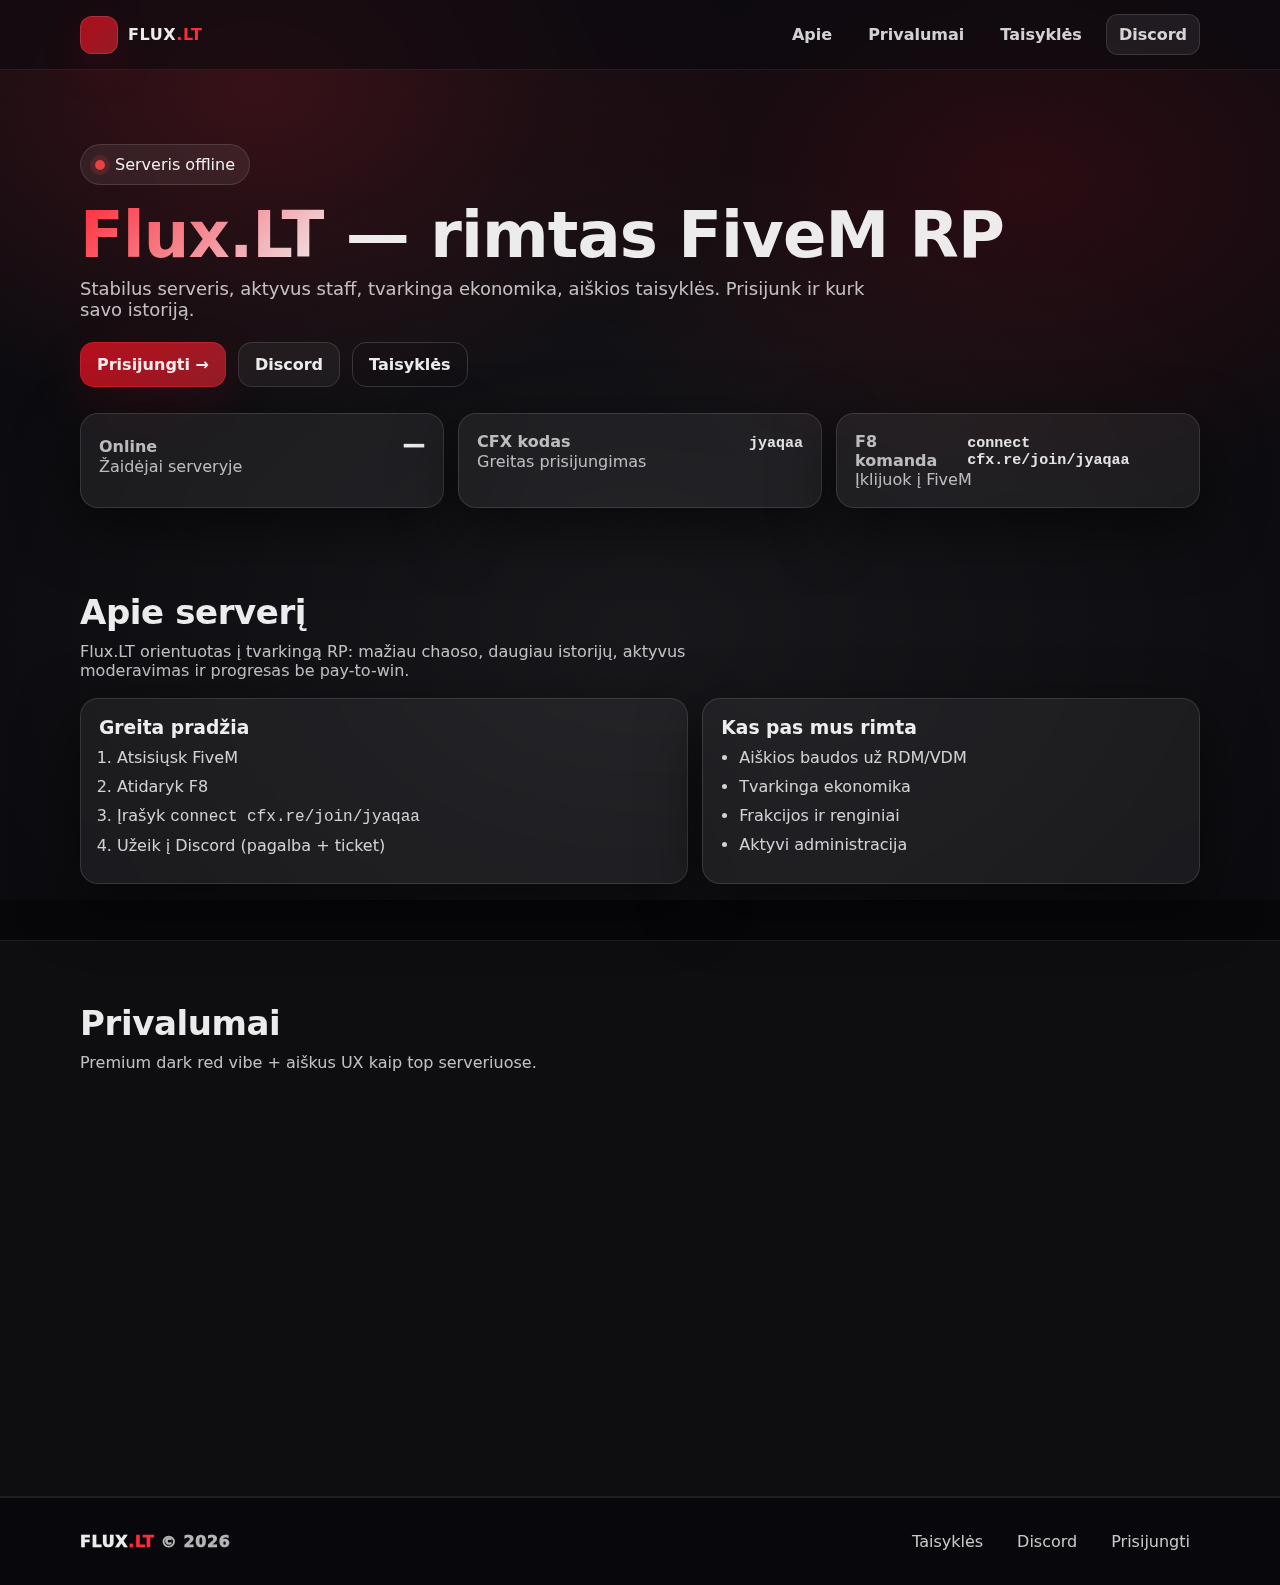
<file: index.html>
<!doctype html>
<html lang="lt">
<head>
  <meta charset="utf-8" />
  <meta name="viewport" content="width=device-width,initial-scale=1" />
  <title>Flux.LT | FiveM RP</title>
  <meta name="description" content="Flux.LT — Lietuvos FiveM RP. Prisijunk: connect cfx.re/join/jyaqaa" />
  <meta name="theme-color" content="#0b0b0f" />
  <link rel="stylesheet" href="./style.css" />
</head>
<body>
  <div class="bg"></div>
  <div class="noise"></div>

  <header class="topbar">
    <div class="wrap topbarInner">
      <a class="brand" href="./">
        <span class="brandMark"></span>
        <span class="brandText">FLUX<span class="dot">.LT</span></span>
      </a>

      <nav class="nav">
        <a href="#apie">Apie</a>
        <a href="#privalumai">Privalumai</a>
        <a href="./docs/index.html">Taisyklės</a>
        <a class="pill" href="https://discord.gg/CBX73RdGQV" target="_blank" rel="noreferrer">Discord</a>
      </nav>
    </div>
  </header>

  <main>
    <section class="hero">
      <div class="wrap">
        <div class="badge">
          <span class="statusDot" id="statusDot"></span>
          <span id="statusText">Tikrinam serverį…</span>
        </div>

        <h1><span class="accent">Flux.LT</span> — rimtas FiveM RP</h1>
        <p class="sub">
          Stabilus serveris, aktyvus staff, tvarkinga ekonomika, aiškios taisyklės.
          Prisijunk ir kurk savo istoriją.
        </p>

        <div class="ctaRow">
          <a class="btn primary" href="fivem://connect/cfx.re/join/jyaqaa">Prisijungti →</a>
          <a class="btn ghost" href="https://discord.gg/CBX73RdGQV" target="_blank" rel="noreferrer">Discord</a>
          <a class="btn subtle" href="./docs/index.html">Taisyklės</a>
        </div>

        <div class="statsGrid">
          <div class="card reveal">
            <div class="cardTop">
              <div class="label">Online</div>
              <div class="kpi" id="players">—</div>
            </div>
            <div class="muted">Žaidėjai serveryje</div>
          </div>

          <div class="card reveal">
            <div class="cardTop">
              <div class="label">CFX kodas</div>
              <div class="kpi mono">jyaqaa</div>
            </div>
            <div class="muted">Greitas prisijungimas</div>
          </div>

          <div class="card reveal">
            <div class="cardTop">
              <div class="label">F8 komanda</div>
              <div class="kpi mono">connect cfx.re/join/jyaqaa</div>
            </div>
            <div class="muted">Įklijuok į FiveM</div>
          </div>
        </div>
      </div>
    </section>

    <section id="apie" class="section">
      <div class="wrap">
        <h2>Apie serverį</h2>
        <p class="lead">
          Flux.LT orientuotas į tvarkingą RP: mažiau chaoso, daugiau istorijų, aktyvus moderavimas ir progresas be pay-to-win.
        </p>

        <div class="twoCol">
          <div class="glass reveal">
            <h3>Greita pradžia</h3>
            <ol class="steps">
              <li>Atsisiųsk FiveM</li>
              <li>Atidaryk F8</li>
              <li>Įrašyk <span class="mono">connect cfx.re/join/jyaqaa</span></li>
              <li>Užeik į Discord (pagalba + ticket)</li>
            </ol>
          </div>

          <div class="glass reveal">
            <h3>Kas pas mus rimta</h3>
            <ul class="bullets">
              <li>Aiškios baudos už RDM/VDM</li>
              <li>Tvarkinga ekonomika</li>
              <li>Frakcijos ir renginiai</li>
              <li>Aktyvi administracija</li>
            </ul>
          </div>
        </div>
      </div>
    </section>

    <section id="privalumai" class="section alt">
      <div class="wrap">
        <h2>Privalumai</h2>
        <p class="lead">Premium dark red vibe + aiškus UX kaip top serveriuose.</p>

        <div class="grid3">
          <div class="feature reveal">
            <div class="icon">◆</div>
            <h3>Rimtas RP</h3>
            <p class="muted">Situacijos su logika ir eskalacija, ne “DM fiesta”.</p>
          </div>
          <div class="feature reveal">
            <div class="icon">◈</div>
            <h3>Stabilumas</h3>
            <p class="muted">Mažiau lag, daugiau žaidimo. Reguliarūs update’ai.</p>
          </div>
          <div class="feature reveal">
            <div class="icon">⬣</div>
            <h3>Bendruomenė</h3>
            <p class="muted">Discord’e: naujienos, atrankos, pagalba, ticketai.</p>
          </div>
        </div>

        <div class="ctaPanel reveal">
          <div>
            <h3>Taisyklės</h3>
            <p class="muted">Oficialios Flux.LT serverio taisyklės ir dokumentacija.</p>
          </div>
          <a class="btn primary" href="./docs/index.html">Atidaryti taisykles</a>
        </div>
      </div>
    </section>

    <footer class="footer">
      <div class="wrap footerInner">
        <div class="brandSmall">FLUX<span class="dot">.LT</span> <span class="muted">© <span id="year"></span></span></div>
        <div class="footerLinks">
          <a href="./docs/index.html">Taisyklės</a>
          <a href="https://discord.gg/CBX73RdGQV" target="_blank" rel="noreferrer">Discord</a>
          <a href="fivem://connect/cfx.re/join/jyaqaa">Prisijungti</a>
        </div>
      </div>
    </footer>
  </main>

  <script src="./script.js"></script>
</body>
</html>
</file>
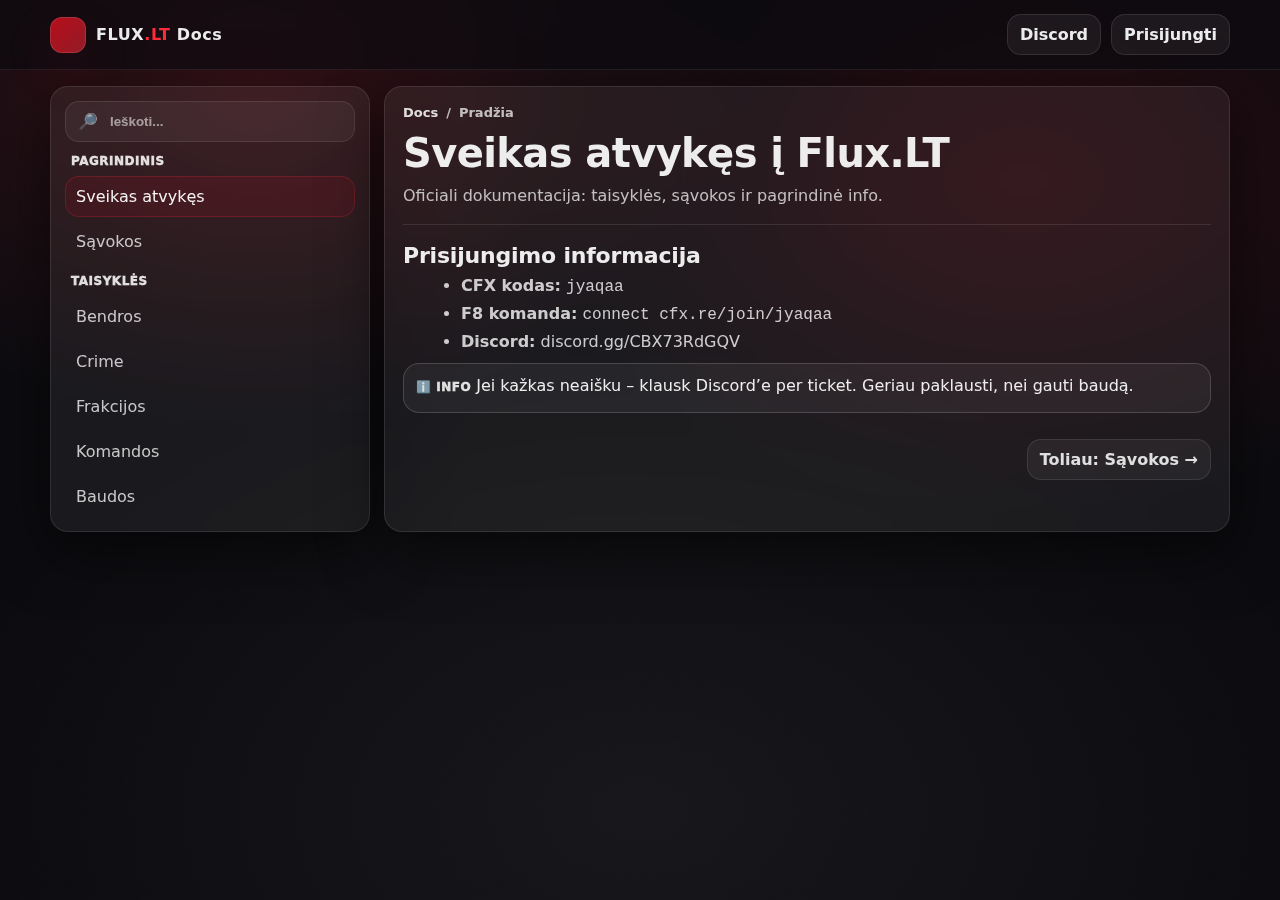
<file: docs/index.html>
<!doctype html>
<html lang="lt">
<head>
  <meta charset="utf-8" />
  <meta name="viewport" content="width=device-width,initial-scale=1" />
  <title>Flux.LT Docs | Pradžia</title>
  <link rel="stylesheet" href="./assets/style.css" />
</head>
<body>
  <div class="bg"></div><div class="noise"></div>

  <header class="topbar">
    <div class="container">
      <a class="brand" href="../index.html"><span class="brandMark"></span><span>FLUX<span class="dot">.LT</span> Docs</span></a>
      <div class="topLinks">
        <button class="mobileBtn" id="sidebarToggle">Meniu</button>
        <a class="pill" href="https://discord.gg/CBX73RdGQV" target="_blank" rel="noreferrer">Discord</a>
        <a class="pill" href="fivem://connect/cfx.re/join/jyaqaa">Prisijungti</a>
      </div>
    </div>
  </header>

  <main class="container shell">
    <aside class="panel sidebar" id="sidebar">
      <div class="searchWrap">
        <span class="muted">🔎</span>
        <input id="docSearch" placeholder="Ieškoti..." />
      </div>

      <div data-nav>
        <div class="groupTitle">Pagrindinis</div>
        <nav class="nav">
          <a href="./index.html">Sveikas atvykęs</a>
          <a href="./savokos.html">Sąvokos</a>
        </nav>

        <div class="groupTitle">Taisyklės</div>
        <nav class="nav">
          <a href="./bendros.html">Bendros</a>
          <a href="./crime.html">Crime</a>
          <a href="./frakcijos.html">Frakcijos</a>
          <a href="./komandos.html">Komandos</a>
          <a href="./baudos.html">Baudos</a>
        </nav>
      </div>
    </aside>

    <article class="panel content">
      <div class="breadcrumb"><a href="./index.html">Docs</a> <span class="muted">/</span> <span>Pradžia</span></div>

      <h1>Sveikas atvykęs į Flux.LT</h1>
      <p class="lead">Oficiali dokumentacija: taisyklės, sąvokos ir pagrindinė info.</p>

      <hr />

      <h2>Prisijungimo informacija</h2>
      <ul>
        <li><b>CFX kodas:</b> <code>jyaqaa</code></li>
        <li><b>F8 komanda:</b> <code>connect cfx.re/join/jyaqaa</code></li>
        <li><b>Discord:</b> <a href="https://discord.gg/CBX73RdGQV" target="_blank" rel="noreferrer">discord.gg/CBX73RdGQV</a></li>
      </ul>

      <div class="callout info">
        <div class="tag">ℹ️ Info</div>
        Jei kažkas neaišku – klausk Discord’e per ticket. Geriau paklausti, nei gauti baudą.
      </div>

      <div class="pageNav">
        <span></span>
        <a href="./savokos.html">Toliau: Sąvokos →</a>
      </div>
    </article>
  </main>

  <script src="./assets/app.js"></script>
</body>
</html>
</file>
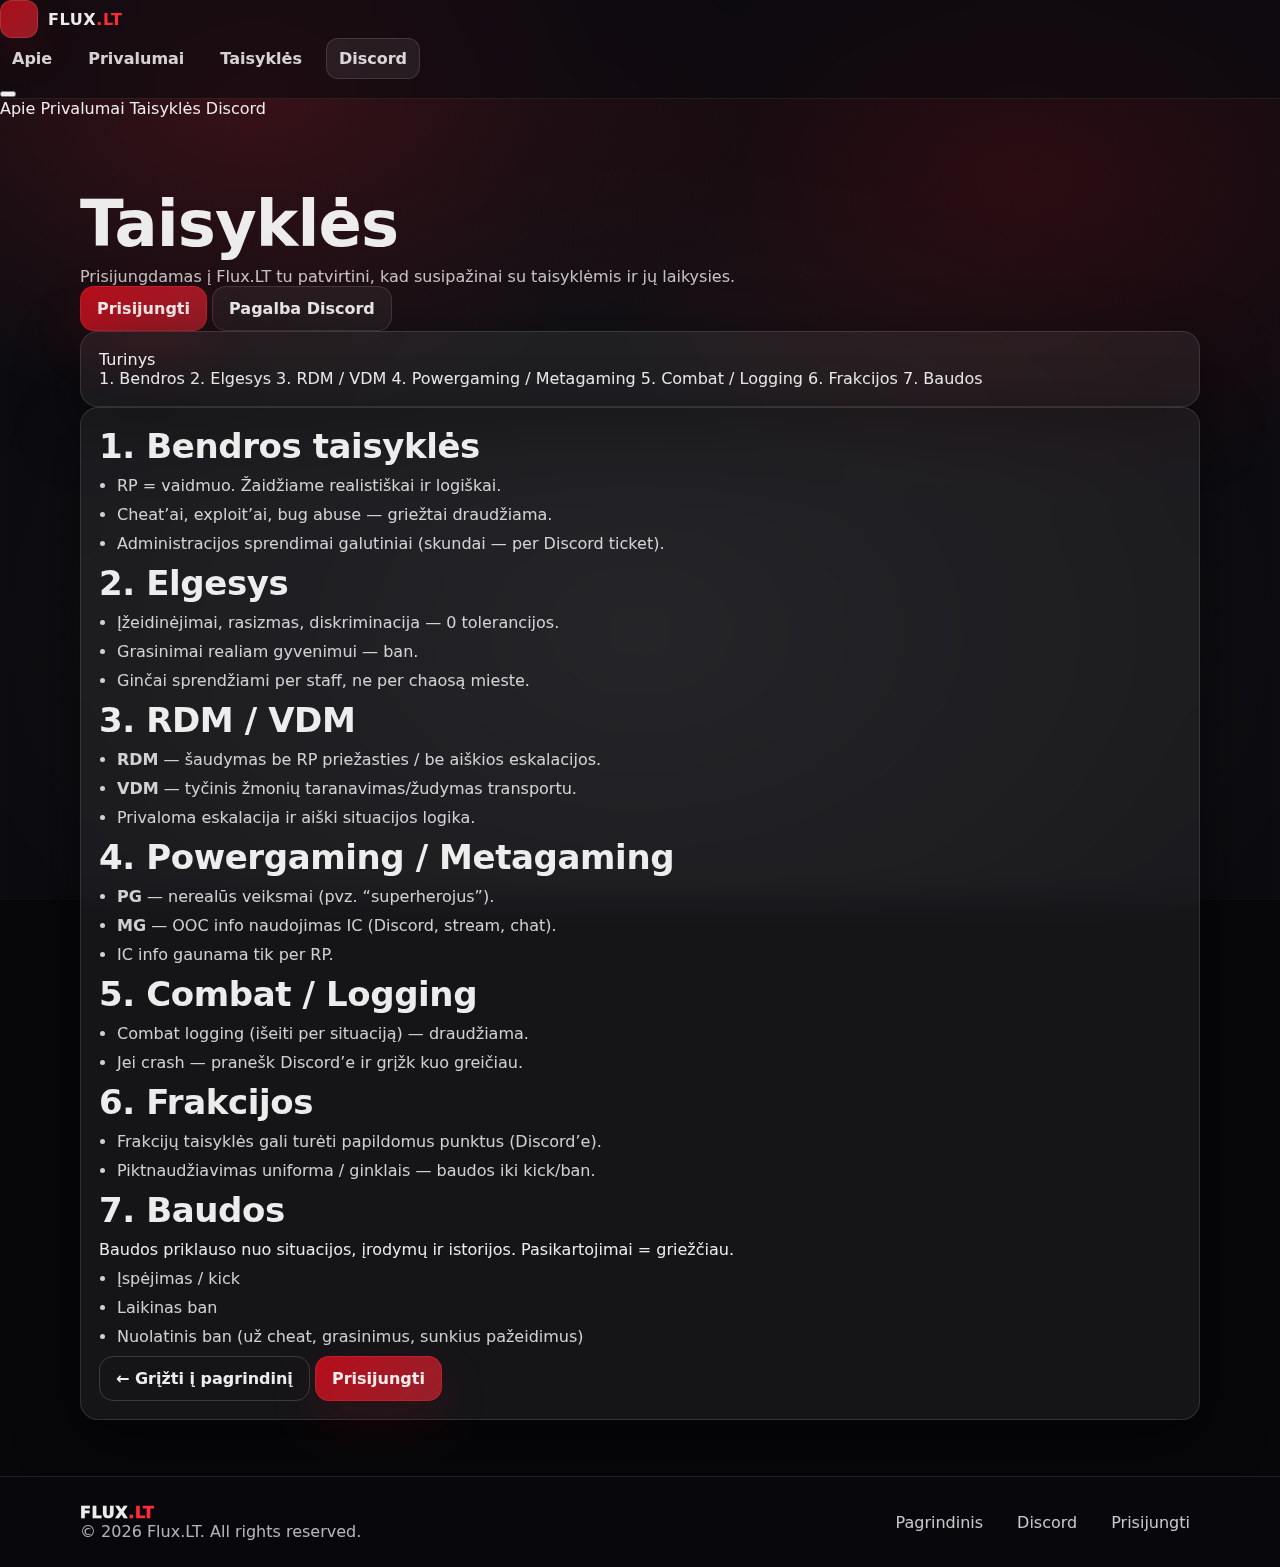
<file: rules.html>
<!doctype html>
<html lang="lt">
<head>
  <meta charset="utf-8" />
  <meta name="viewport" content="width=device-width,initial-scale=1" />
  <title>Flux.LT — Taisyklės</title>
  <meta name="description" content="Flux.LT serverio taisyklės." />
  <link rel="stylesheet" href="style.css" />
  <meta name="theme-color" content="#0b0b0f" />
</head>
<body>
  <div class="bg">
    <div class="glow g1"></div>
    <div class="glow g2"></div>
    <div class="noise"></div>
  </div>

  <header class="topbar">
    <a class="brand" href="./">
      <span class="brandMark"></span>
      <span class="brandText">FLUX<span class="dot">.LT</span></span>
    </a>

    <nav class="nav">
      <a href="./#apie">Apie</a>
      <a href="./#privalumai">Privalumai</a>
      <a class="active" href="./rules.html">Taisyklės</a>
      <a class="pill" href="https://discord.gg/CBX73RdGQV" target="_blank" rel="noreferrer">Discord</a>
    </nav>

    <button class="burger" aria-label="Meniu" aria-expanded="false" id="burger">
      <span></span><span></span><span></span>
    </button>
  </header>

  <div class="mobileMenu" id="mobileMenu">
    <a href="./#apie">Apie</a>
    <a href="./#privalumai">Privalumai</a>
    <a href="./rules.html">Taisyklės</a>
    <a href="https://discord.gg/CBX73RdGQV" target="_blank" rel="noreferrer">Discord</a>
  </div>

  <main class="rules">
    <section class="section">
      <div class="wrap">
        <div class="rulesHead reveal">
          <h1>Taisyklės</h1>
          <p class="lead">
            Prisijungdamas į Flux.LT tu patvirtini, kad susipažinai su taisyklėmis ir jų laikysies.
          </p>

          <div class="miniActions">
            <a class="btn primary" href="fivem://connect/cfx.re/join/jyaqaa">Prisijungti</a>
            <a class="btn ghost" href="https://discord.gg/CBX73RdGQV" target="_blank" rel="noreferrer">Pagalba Discord</a>
          </div>
        </div>

        <div class="rulesGrid">
          <aside class="toc glass reveal" id="toc">
            <div class="tocTitle">Turinys</div>
            <a href="#bendros">1. Bendros</a>
            <a href="#elgesys">2. Elgesys</a>
            <a href="#rdmvdm">3. RDM / VDM</a>
            <a href="#pg">4. Powergaming / Metagaming</a>
            <a href="#combat">5. Combat / Logging</a>
            <a href="#police">6. Frakcijos</a>
            <a href="#baudos">7. Baudos</a>
          </aside>

          <article class="content glass reveal">
            <section id="bendros">
              <h2>1. Bendros taisyklės</h2>
              <ul class="bullets">
                <li>RP = vaidmuo. Žaidžiame realistiškai ir logiškai.</li>
                <li>Cheat’ai, exploit’ai, bug abuse — griežtai draudžiama.</li>
                <li>Administracijos sprendimai galutiniai (skundai — per Discord ticket).</li>
              </ul>
            </section>

            <section id="elgesys">
              <h2>2. Elgesys</h2>
              <ul class="bullets">
                <li>Įžeidinėjimai, rasizmas, diskriminacija — 0 tolerancijos.</li>
                <li>Grasinimai realiam gyvenimui — ban.</li>
                <li>Ginčai sprendžiami per staff, ne per chaosą mieste.</li>
              </ul>
            </section>

            <section id="rdmvdm">
              <h2>3. RDM / VDM</h2>
              <ul class="bullets">
                <li><b>RDM</b> — šaudymas be RP priežasties / be aiškios eskalacijos.</li>
                <li><b>VDM</b> — tyčinis žmonių taranavimas/žudymas transportu.</li>
                <li>Privaloma eskalacija ir aiški situacijos logika.</li>
              </ul>
            </section>

            <section id="pg">
              <h2>4. Powergaming / Metagaming</h2>
              <ul class="bullets">
                <li><b>PG</b> — nerealūs veiksmai (pvz. “superherojus”).</li>
                <li><b>MG</b> — OOC info naudojimas IC (Discord, stream, chat).</li>
                <li>IC info gaunama tik per RP.</li>
              </ul>
            </section>

            <section id="combat">
              <h2>5. Combat / Logging</h2>
              <ul class="bullets">
                <li>Combat logging (išeiti per situaciją) — draudžiama.</li>
                <li>Jei crash — pranešk Discord’e ir grįžk kuo greičiau.</li>
              </ul>
            </section>

            <section id="police">
              <h2>6. Frakcijos</h2>
              <ul class="bullets">
                <li>Frakcijų taisyklės gali turėti papildomus punktus (Discord’e).</li>
                <li>Piktnaudžiavimas uniforma / ginklais — baudos iki kick/ban.</li>
              </ul>
            </section>

            <section id="baudos">
              <h2>7. Baudos</h2>
              <div class="note">
                Baudos priklauso nuo situacijos, įrodymų ir istorijos. Pasikartojimai = griežčiau.
              </div>
              <ul class="bullets">
                <li>Įspėjimas / kick</li>
                <li>Laikinas ban</li>
                <li>Nuolatinis ban (už cheat, grasinimus, sunkius pažeidimus)</li>
              </ul>
            </section>

            <div class="ruleFooter">
              <a class="btn subtle" href="./">← Grįžti į pagrindinį</a>
              <a class="btn primary" href="fivem://connect/cfx.re/join/jyaqaa">Prisijungti</a>
            </div>
          </article>
        </div>
      </div>
    </section>

    <footer class="footer">
      <div class="wrap footerInner">
        <div>
          <div class="brandSmall">FLUX<span class="dot">.LT</span></div>
          <div class="muted">© <span id="year"></span> Flux.LT. All rights reserved.</div>
        </div>
        <div class="footerLinks">
          <a href="./">Pagrindinis</a>
          <a href="https://discord.gg/CBX73RdGQV" target="_blank" rel="noreferrer">Discord</a>
          <a href="fivem://connect/cfx.re/join/jyaqaa">Prisijungti</a>
        </div>
      </div>
    </footer>
  </main>

  <script src="script.js"></script>
</body>
</html>
</file>
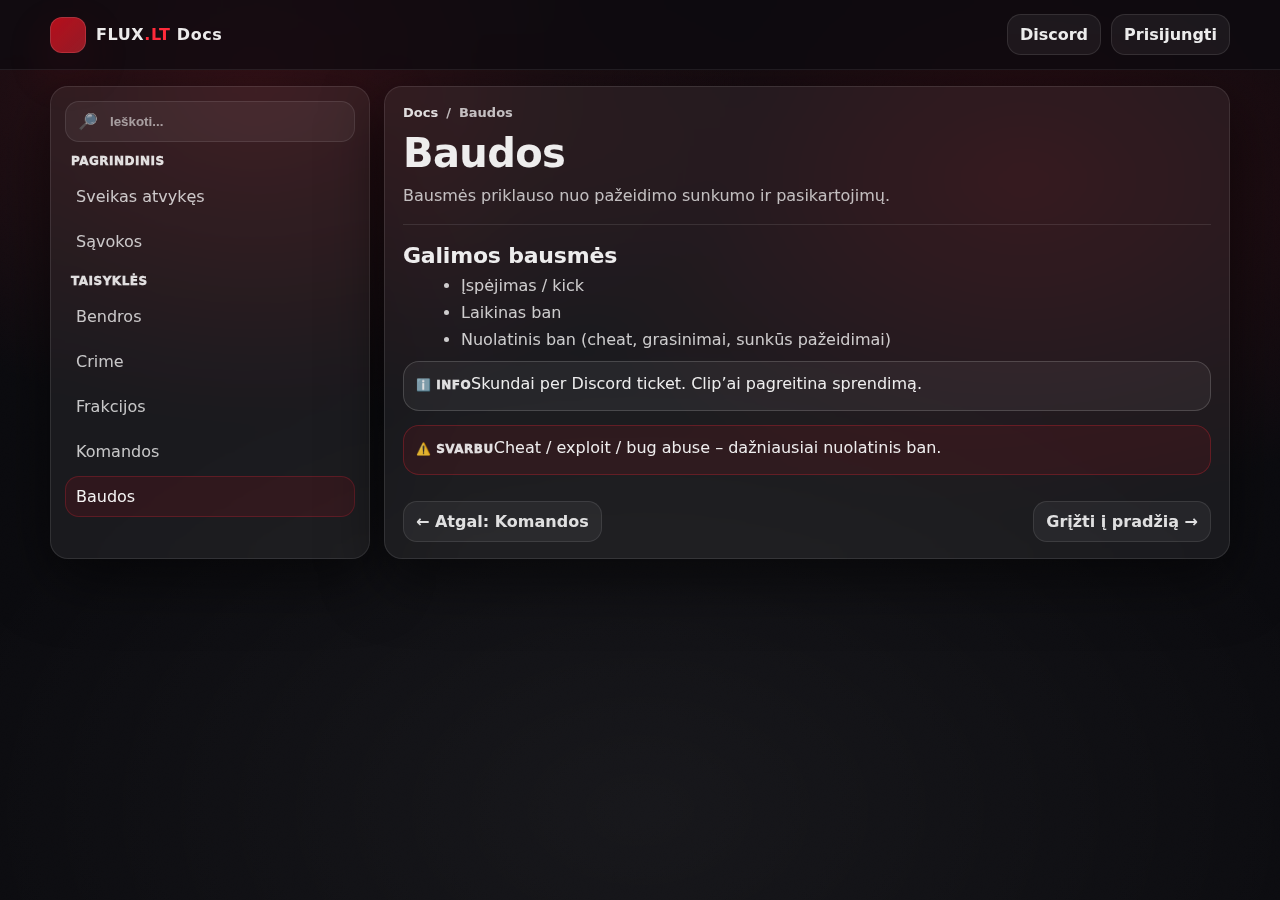
<file: docs/baudos.html>
<!doctype html>
<html lang="lt">
<head>
  <meta charset="utf-8" />
  <meta name="viewport" content="width=device-width,initial-scale=1" />
  <title>Flux.LT Docs | Baudos</title>
  <link rel="stylesheet" href="./assets/style.css" />
</head>
<body>
  <div class="bg"></div><div class="noise"></div>

  <header class="topbar">
    <div class="container">
      <a class="brand" href="../index.html"><span class="brandMark"></span><span>FLUX<span class="dot">.LT</span> Docs</span></a>
      <div class="topLinks">
        <button class="mobileBtn" id="sidebarToggle">Meniu</button>
        <a class="pill" href="https://discord.gg/CBX73RdGQV" target="_blank" rel="noreferrer">Discord</a>
        <a class="pill" href="fivem://connect/cfx.re/join/jyaqaa">Prisijungti</a>
      </div>
    </div>
  </header>

  <main class="container shell">
    <aside class="panel sidebar" id="sidebar">
      <div class="searchWrap"><span class="muted">🔎</span><input id="docSearch" placeholder="Ieškoti..." /></div>
      <div data-nav>
        <div class="groupTitle">Pagrindinis</div>
        <nav class="nav">
          <a href="./index.html">Sveikas atvykęs</a>
          <a href="./savokos.html">Sąvokos</a>
        </nav>
        <div class="groupTitle">Taisyklės</div>
        <nav class="nav">
          <a href="./bendros.html">Bendros</a>
          <a href="./crime.html">Crime</a>
          <a href="./frakcijos.html">Frakcijos</a>
          <a href="./komandos.html">Komandos</a>
          <a href="./baudos.html">Baudos</a>
        </nav>
      </div>
    </aside>

    <article class="panel content">
      <div class="breadcrumb"><a href="./index.html">Docs</a> <span class="muted">/</span> <span>Baudos</span></div>

      <h1>Baudos</h1>
      <p class="lead">Bausmės priklauso nuo pažeidimo sunkumo ir pasikartojimų.</p>

      <hr />

      <h2>Galimos bausmės</h2>
      <ul>
        <li>Įspėjimas / kick</li>
        <li>Laikinas ban</li>
        <li>Nuolatinis ban (cheat, grasinimai, sunkūs pažeidimai)</li>
      </ul>

      <div class="callout info"><div class="tag">ℹ️ Info</div>Skundai per Discord ticket. Clip’ai pagreitina sprendimą.</div>
      <div class="callout warn"><div class="tag">⚠️ Svarbu</div>Cheat / exploit / bug abuse – dažniausiai nuolatinis ban.</div>

      <div class="pageNav">
        <a href="./komandos.html">← Atgal: Komandos</a>
        <a href="./index.html">Grįžti į pradžią →</a>
      </div>
    </article>
  </main>

  <script src="./assets/app.js"></script>
</body>
</html>
</file>
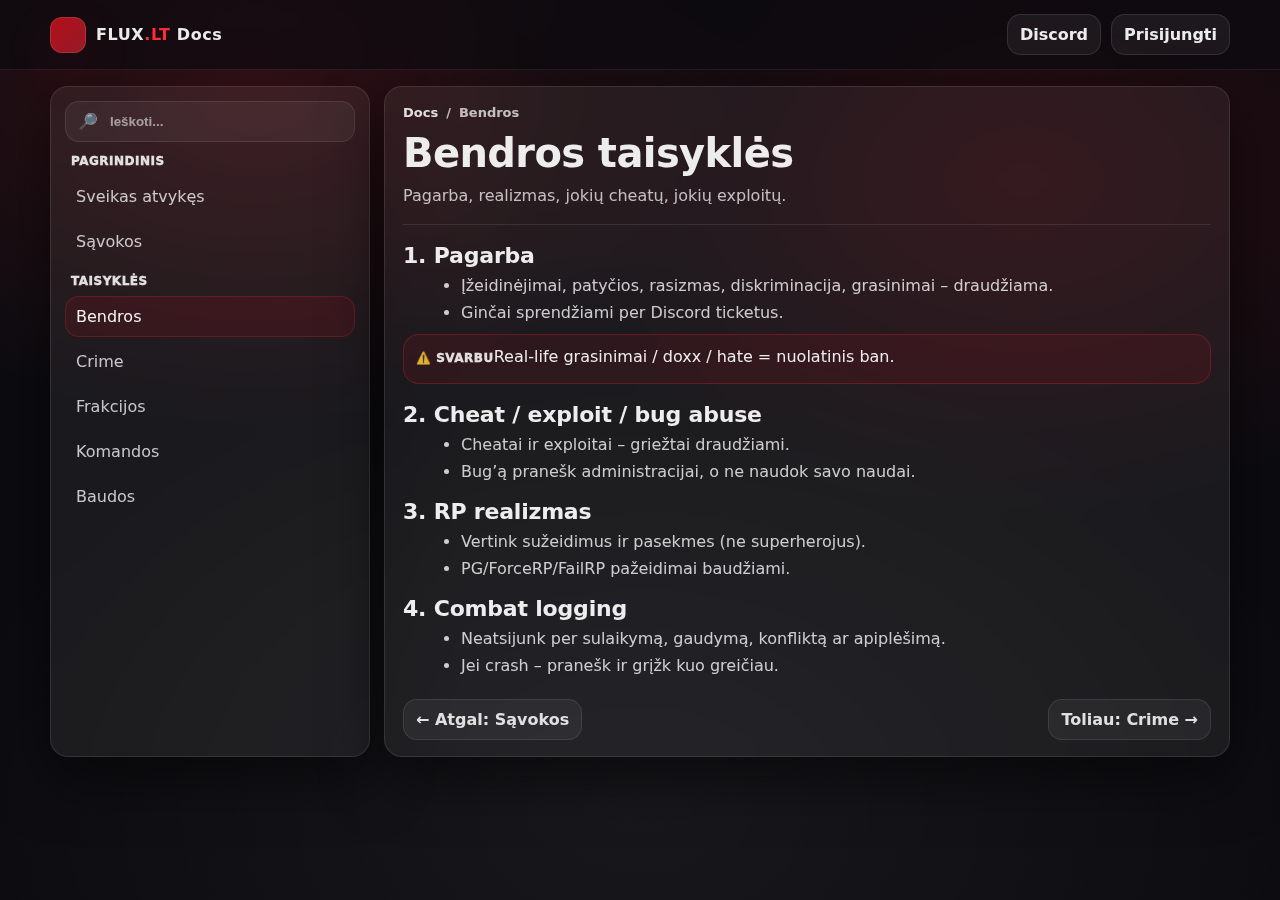
<file: docs/bendros.html>
<!doctype html>
<html lang="lt">
<head>
  <meta charset="utf-8" />
  <meta name="viewport" content="width=device-width,initial-scale=1" />
  <title>Flux.LT Docs | Bendros</title>
  <link rel="stylesheet" href="./assets/style.css" />
</head>
<body>
  <div class="bg"></div><div class="noise"></div>

  <header class="topbar">
    <div class="container">
      <a class="brand" href="../index.html"><span class="brandMark"></span><span>FLUX<span class="dot">.LT</span> Docs</span></a>
      <div class="topLinks">
        <button class="mobileBtn" id="sidebarToggle">Meniu</button>
        <a class="pill" href="https://discord.gg/CBX73RdGQV" target="_blank" rel="noreferrer">Discord</a>
        <a class="pill" href="fivem://connect/cfx.re/join/jyaqaa">Prisijungti</a>
      </div>
    </div>
  </header>

  <main class="container shell">
    <aside class="panel sidebar" id="sidebar">
      <div class="searchWrap"><span class="muted">🔎</span><input id="docSearch" placeholder="Ieškoti..." /></div>
      <div data-nav>
        <div class="groupTitle">Pagrindinis</div>
        <nav class="nav">
          <a href="./index.html">Sveikas atvykęs</a>
          <a href="./savokos.html">Sąvokos</a>
        </nav>
        <div class="groupTitle">Taisyklės</div>
        <nav class="nav">
          <a href="./bendros.html">Bendros</a>
          <a href="./crime.html">Crime</a>
          <a href="./frakcijos.html">Frakcijos</a>
          <a href="./komandos.html">Komandos</a>
          <a href="./baudos.html">Baudos</a>
        </nav>
      </div>
    </aside>

    <article class="panel content">
      <div class="breadcrumb"><a href="./index.html">Docs</a> <span class="muted">/</span> <span>Bendros</span></div>

      <h1>Bendros taisyklės</h1>
      <p class="lead">Pagarba, realizmas, jokių cheatų, jokių exploitų.</p>

      <hr />

      <h2>1. Pagarba</h2>
      <ul>
        <li>Įžeidinėjimai, patyčios, rasizmas, diskriminacija, grasinimai – draudžiama.</li>
        <li>Ginčai sprendžiami per Discord ticketus.</li>
      </ul>
      <div class="callout warn"><div class="tag">⚠️ Svarbu</div>Real-life grasinimai / doxx / hate = nuolatinis ban.</div>

      <h2>2. Cheat / exploit / bug abuse</h2>
      <ul>
        <li>Cheatai ir exploitai – griežtai draudžiami.</li>
        <li>Bug’ą pranešk administracijai, o ne naudok savo naudai.</li>
      </ul>

      <h2>3. RP realizmas</h2>
      <ul>
        <li>Vertink sužeidimus ir pasekmes (ne superherojus).</li>
        <li>PG/ForceRP/FailRP pažeidimai baudžiami.</li>
      </ul>

      <h2>4. Combat logging</h2>
      <ul>
        <li>Neatsijunk per sulaikymą, gaudymą, konfliktą ar apiplėšimą.</li>
        <li>Jei crash – pranešk ir grįžk kuo greičiau.</li>
      </ul>

      <div class="pageNav">
        <a href="./savokos.html">← Atgal: Sąvokos</a>
        <a href="./crime.html">Toliau: Crime →</a>
      </div>
    </article>
  </main>

  <script src="./assets/app.js"></script>
</body>
</html>
</file>
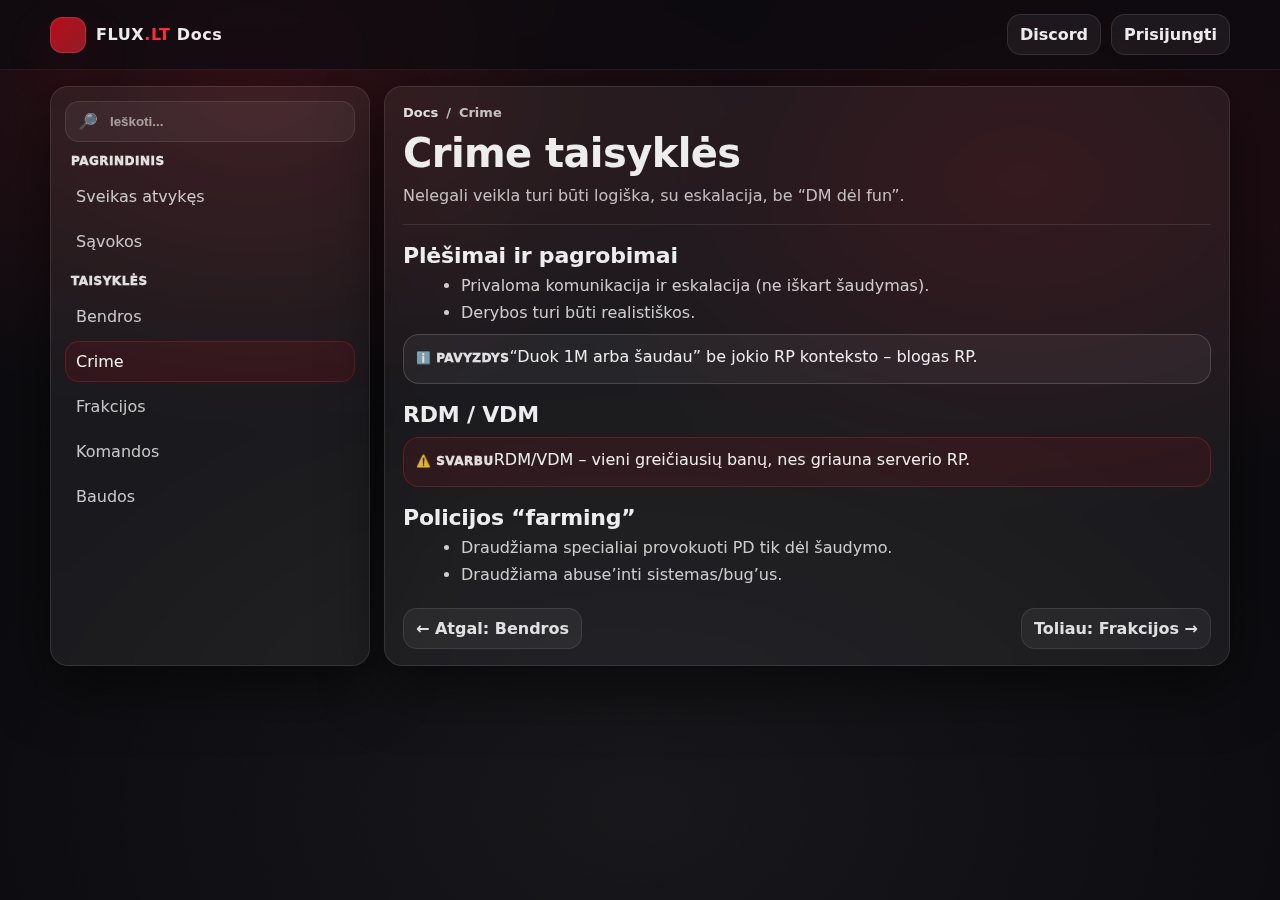
<file: docs/crime.html>
<!doctype html>
<html lang="lt">
<head>
  <meta charset="utf-8" />
  <meta name="viewport" content="width=device-width,initial-scale=1" />
  <title>Flux.LT Docs | Crime</title>
  <link rel="stylesheet" href="./assets/style.css" />
</head>
<body>
  <div class="bg"></div><div class="noise"></div>

  <header class="topbar">
    <div class="container">
      <a class="brand" href="../index.html"><span class="brandMark"></span><span>FLUX<span class="dot">.LT</span> Docs</span></a>
      <div class="topLinks">
        <button class="mobileBtn" id="sidebarToggle">Meniu</button>
        <a class="pill" href="https://discord.gg/CBX73RdGQV" target="_blank" rel="noreferrer">Discord</a>
        <a class="pill" href="fivem://connect/cfx.re/join/jyaqaa">Prisijungti</a>
      </div>
    </div>
  </header>

  <main class="container shell">
    <aside class="panel sidebar" id="sidebar">
      <div class="searchWrap"><span class="muted">🔎</span><input id="docSearch" placeholder="Ieškoti..." /></div>
      <div data-nav>
        <div class="groupTitle">Pagrindinis</div>
        <nav class="nav">
          <a href="./index.html">Sveikas atvykęs</a>
          <a href="./savokos.html">Sąvokos</a>
        </nav>
        <div class="groupTitle">Taisyklės</div>
        <nav class="nav">
          <a href="./bendros.html">Bendros</a>
          <a href="./crime.html">Crime</a>
          <a href="./frakcijos.html">Frakcijos</a>
          <a href="./komandos.html">Komandos</a>
          <a href="./baudos.html">Baudos</a>
        </nav>
      </div>
    </aside>

    <article class="panel content">
      <div class="breadcrumb"><a href="./index.html">Docs</a> <span class="muted">/</span> <span>Crime</span></div>

      <h1>Crime taisyklės</h1>
      <p class="lead">Nelegali veikla turi būti logiška, su eskalacija, be “DM dėl fun”.</p>

      <hr />

      <h2>Plėšimai ir pagrobimai</h2>
      <ul>
        <li>Privaloma komunikacija ir eskalacija (ne iškart šaudymas).</li>
        <li>Derybos turi būti realistiškos.</li>
      </ul>
      <div class="callout info"><div class="tag">ℹ️ Pavyzdys</div>“Duok 1M arba šaudau” be jokio RP konteksto – blogas RP.</div>

      <h2>RDM / VDM</h2>
      <div class="callout warn"><div class="tag">⚠️ Svarbu</div>RDM/VDM – vieni greičiausių banų, nes griauna serverio RP.</div>

      <h2>Policijos “farming”</h2>
      <ul>
        <li>Draudžiama specialiai provokuoti PD tik dėl šaudymo.</li>
        <li>Draudžiama abuse’inti sistemas/bug’us.</li>
      </ul>

      <div class="pageNav">
        <a href="./bendros.html">← Atgal: Bendros</a>
        <a href="./frakcijos.html">Toliau: Frakcijos →</a>
      </div>
    </article>
  </main>

  <script src="./assets/app.js"></script>
</body>
</html>
</file>
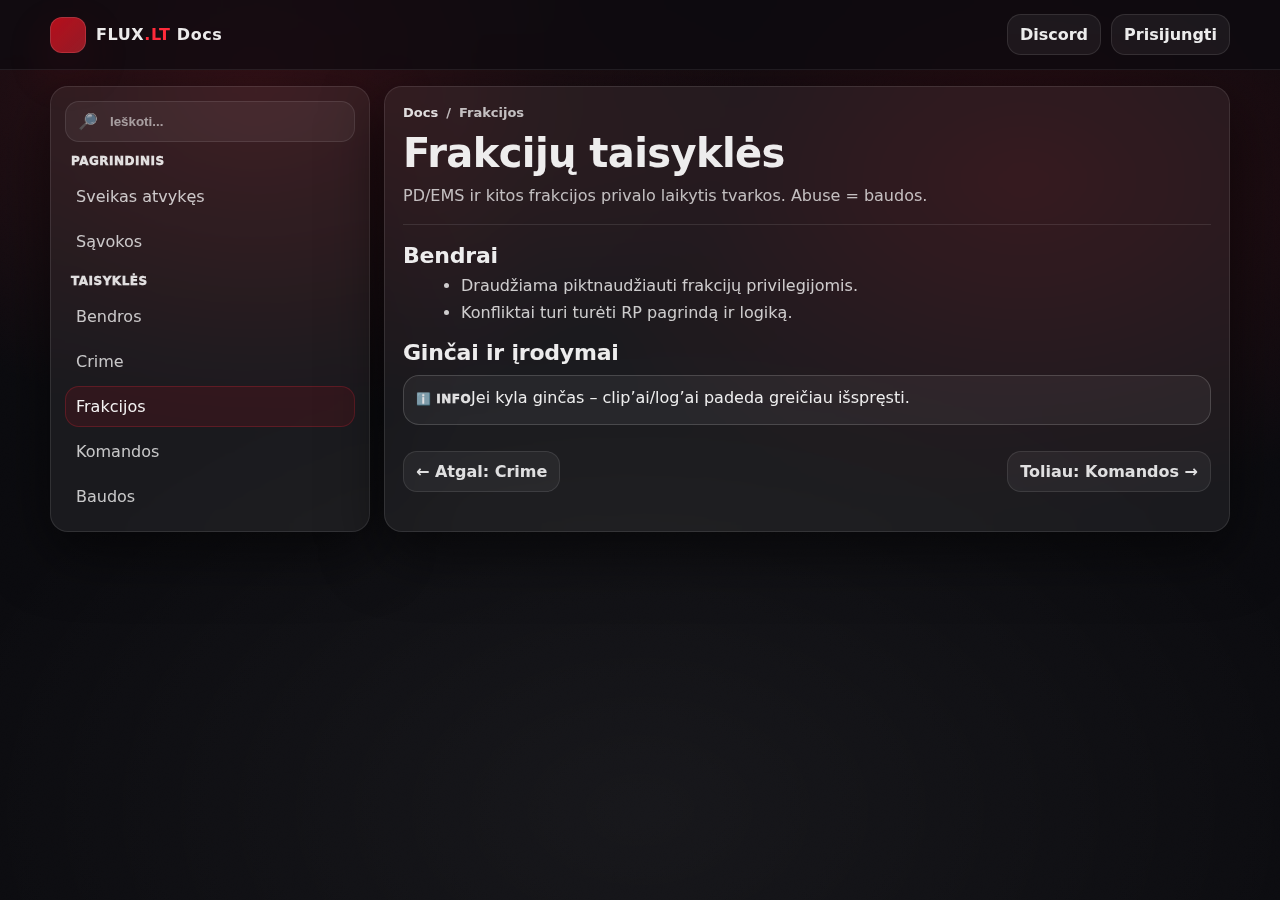
<file: docs/frakcijos.html>
<!doctype html>
<html lang="lt">
<head>
  <meta charset="utf-8" />
  <meta name="viewport" content="width=device-width,initial-scale=1" />
  <title>Flux.LT Docs | Frakcijos</title>
  <link rel="stylesheet" href="./assets/style.css" />
</head>
<body>
  <div class="bg"></div><div class="noise"></div>

  <header class="topbar">
    <div class="container">
      <a class="brand" href="../index.html"><span class="brandMark"></span><span>FLUX<span class="dot">.LT</span> Docs</span></a>
      <div class="topLinks">
        <button class="mobileBtn" id="sidebarToggle">Meniu</button>
        <a class="pill" href="https://discord.gg/CBX73RdGQV" target="_blank" rel="noreferrer">Discord</a>
        <a class="pill" href="fivem://connect/cfx.re/join/jyaqaa">Prisijungti</a>
      </div>
    </div>
  </header>

  <main class="container shell">
    <aside class="panel sidebar" id="sidebar">
      <div class="searchWrap"><span class="muted">🔎</span><input id="docSearch" placeholder="Ieškoti..." /></div>
      <div data-nav>
        <div class="groupTitle">Pagrindinis</div>
        <nav class="nav">
          <a href="./index.html">Sveikas atvykęs</a>
          <a href="./savokos.html">Sąvokos</a>
        </nav>
        <div class="groupTitle">Taisyklės</div>
        <nav class="nav">
          <a href="./bendros.html">Bendros</a>
          <a href="./crime.html">Crime</a>
          <a href="./frakcijos.html">Frakcijos</a>
          <a href="./komandos.html">Komandos</a>
          <a href="./baudos.html">Baudos</a>
        </nav>
      </div>
    </aside>

    <article class="panel content">
      <div class="breadcrumb"><a href="./index.html">Docs</a> <span class="muted">/</span> <span>Frakcijos</span></div>

      <h1>Frakcijų taisyklės</h1>
      <p class="lead">PD/EMS ir kitos frakcijos privalo laikytis tvarkos. Abuse = baudos.</p>

      <hr />

      <h2>Bendrai</h2>
      <ul>
        <li>Draudžiama piktnaudžiauti frakcijų privilegijomis.</li>
        <li>Konfliktai turi turėti RP pagrindą ir logiką.</li>
      </ul>

      <h2>Ginčai ir įrodymai</h2>
      <div class="callout info"><div class="tag">ℹ️ Info</div>Jei kyla ginčas – clip’ai/log’ai padeda greičiau išspręsti.</div>

      <div class="pageNav">
        <a href="./crime.html">← Atgal: Crime</a>
        <a href="./komandos.html">Toliau: Komandos →</a>
      </div>
    </article>
  </main>

  <script src="./assets/app.js"></script>
</body>
</html>
</file>
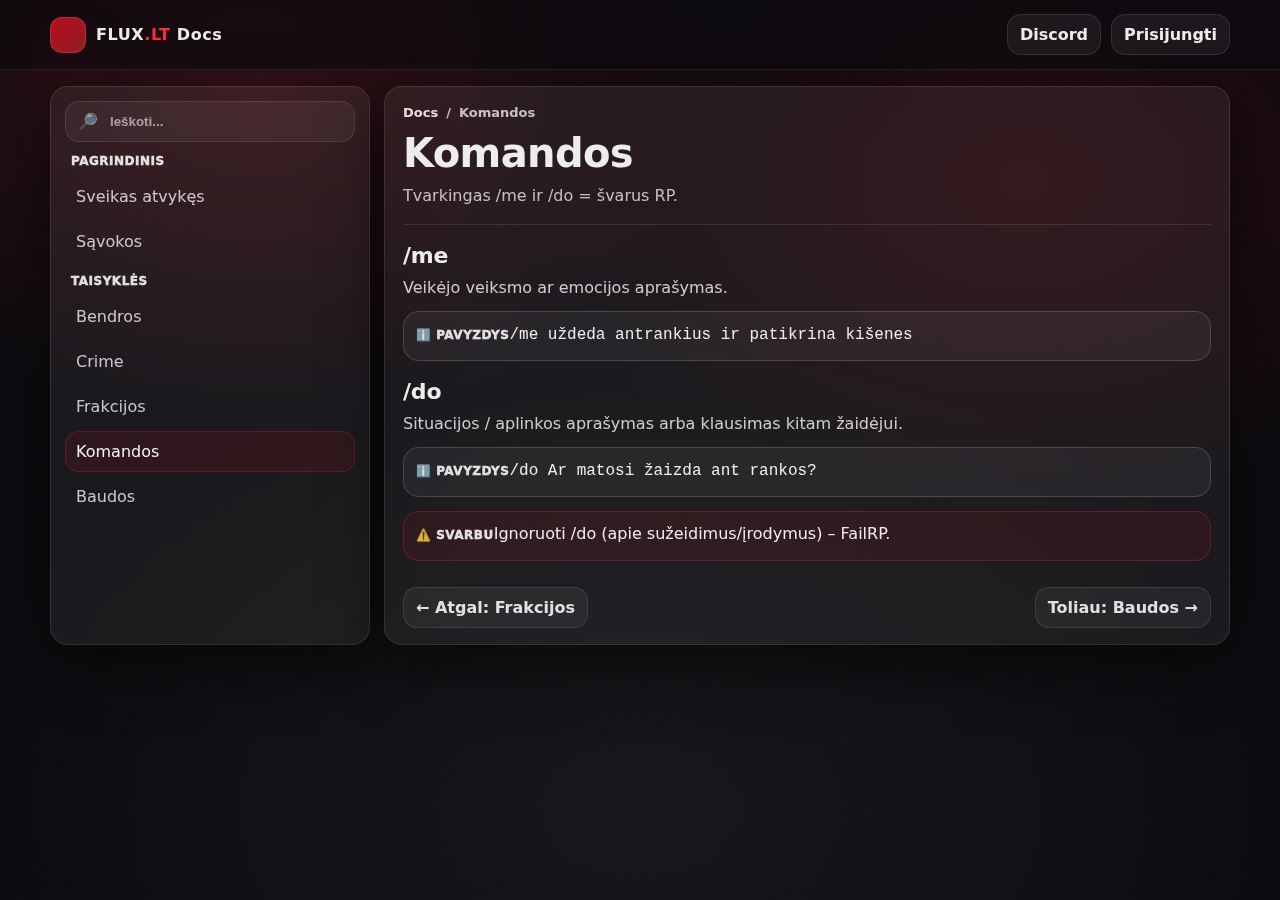
<file: docs/komandos.html>
<!doctype html>
<html lang="lt">
<head>
  <meta charset="utf-8" />
  <meta name="viewport" content="width=device-width,initial-scale=1" />
  <title>Flux.LT Docs | Komandos</title>
  <link rel="stylesheet" href="./assets/style.css" />
</head>
<body>
  <div class="bg"></div><div class="noise"></div>

  <header class="topbar">
    <div class="container">
      <a class="brand" href="../index.html"><span class="brandMark"></span><span>FLUX<span class="dot">.LT</span> Docs</span></a>
      <div class="topLinks">
        <button class="mobileBtn" id="sidebarToggle">Meniu</button>
        <a class="pill" href="https://discord.gg/CBX73RdGQV" target="_blank" rel="noreferrer">Discord</a>
        <a class="pill" href="fivem://connect/cfx.re/join/jyaqaa">Prisijungti</a>
      </div>
    </div>
  </header>

  <main class="container shell">
    <aside class="panel sidebar" id="sidebar">
      <div class="searchWrap"><span class="muted">🔎</span><input id="docSearch" placeholder="Ieškoti..." /></div>
      <div data-nav>
        <div class="groupTitle">Pagrindinis</div>
        <nav class="nav">
          <a href="./index.html">Sveikas atvykęs</a>
          <a href="./savokos.html">Sąvokos</a>
        </nav>
        <div class="groupTitle">Taisyklės</div>
        <nav class="nav">
          <a href="./bendros.html">Bendros</a>
          <a href="./crime.html">Crime</a>
          <a href="./frakcijos.html">Frakcijos</a>
          <a href="./komandos.html">Komandos</a>
          <a href="./baudos.html">Baudos</a>
        </nav>
      </div>
    </aside>

    <article class="panel content">
      <div class="breadcrumb"><a href="./index.html">Docs</a> <span class="muted">/</span> <span>Komandos</span></div>

      <h1>Komandos</h1>
      <p class="lead">Tvarkingas /me ir /do = švarus RP.</p>

      <hr />

      <h2>/me</h2>
      <p>Veikėjo veiksmo ar emocijos aprašymas.</p>
      <div class="callout info"><div class="tag">ℹ️ Pavyzdys</div><code>/me uždeda antrankius ir patikrina kišenes</code></div>

      <h2>/do</h2>
      <p>Situacijos / aplinkos aprašymas arba klausimas kitam žaidėjui.</p>
      <div class="callout info"><div class="tag">ℹ️ Pavyzdys</div><code>/do Ar matosi žaizda ant rankos?</code></div>

      <div class="callout warn"><div class="tag">⚠️ Svarbu</div>Ignoruoti /do (apie sužeidimus/įrodymus) – FailRP.</div>

      <div class="pageNav">
        <a href="./frakcijos.html">← Atgal: Frakcijos</a>
        <a href="./baudos.html">Toliau: Baudos →</a>
      </div>
    </article>
  </main>

  <script src="./assets/app.js"></script>
</body>
</html>
</file>
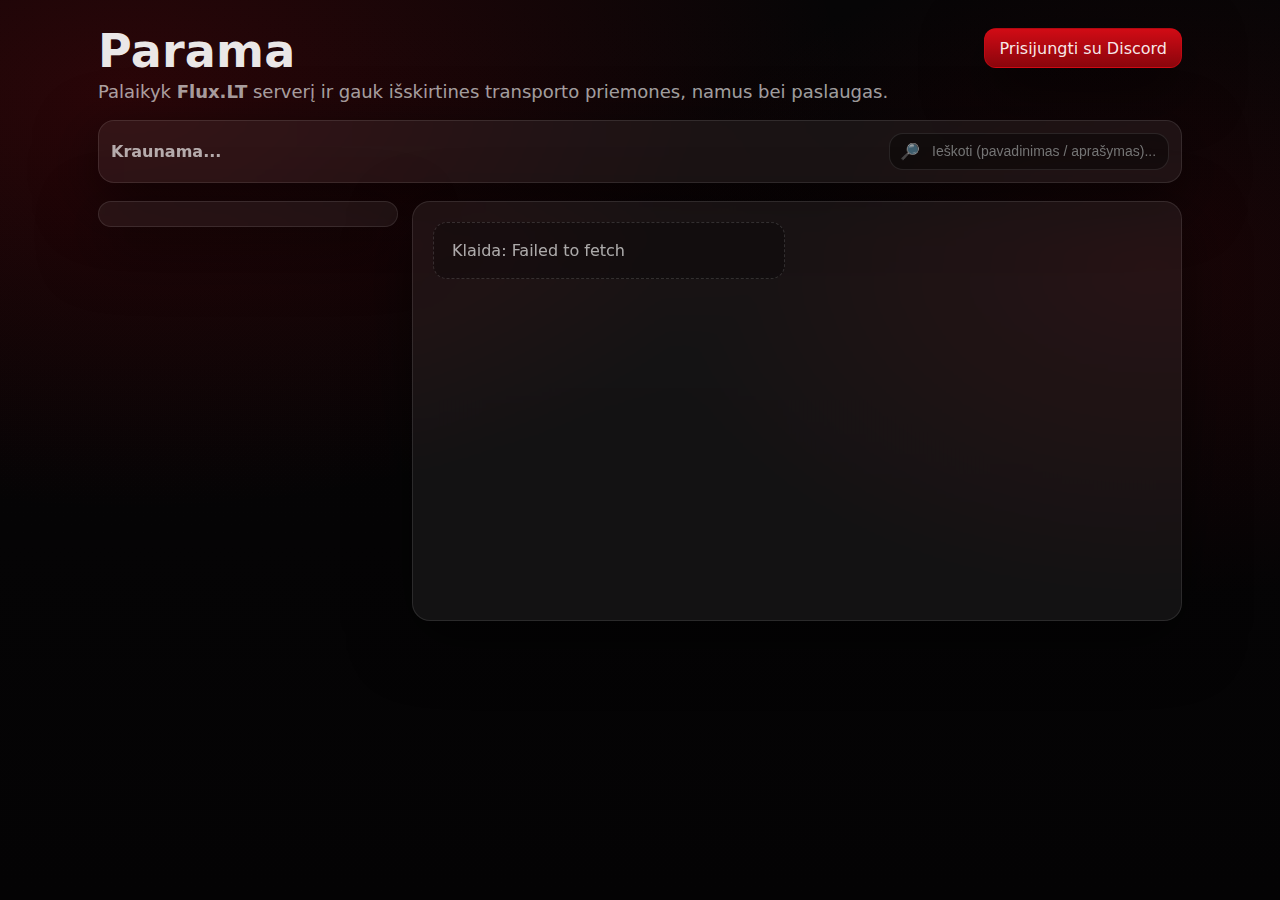
<file: docs/parama.html>
<!doctype html>
<html lang="lt">
<head>
  <meta charset="utf-8" />
  <meta name="viewport" content="width=device-width,initial-scale=1" />
  <title>Flux.LT • Parama</title>

  <!-- jei turi bendrą stilių iš svetainės -->
  <link rel="stylesheet" href="../style.css" />

  <style>
    :root{
      --bg: #070607;
      --panel: rgba(255,255,255,.06);
      --panel2: rgba(0,0,0,.35);
      --border: rgba(255,255,255,.10);
      --text: rgba(255,255,255,.92);
      --muted: rgba(255,255,255,.65);
      --red: #d10b15;
      --red2:#8a050c;
      --shadow: 0 18px 60px rgba(0,0,0,.55);
    }

    body{
      margin:0;
      color:var(--text);
      background:
        radial-gradient(1200px 700px at 10% 10%, rgba(209,11,21,.18), transparent 60%),
        radial-gradient(900px 600px at 90% 30%, rgba(209,11,21,.10), transparent 55%),
        linear-gradient(180deg, #060506, #050405 60%, #040304);
      min-height:100vh;
      font-family: system-ui, -apple-system, Segoe UI, Roboto, Arial, sans-serif;
    }

    .wrap{ max-width:1200px; margin:0 auto; padding:28px 18px 60px; }

    .top{
      display:flex; align-items:flex-start; justify-content:space-between;
      gap:14px; margin-bottom:16px;
    }

    h1{ margin:0; font-size:46px; letter-spacing:.2px; }
    .sub{ color:var(--muted); margin-top:6px; max-width:800px; }

    .btns{ display:flex; gap:10px; align-items:center; flex-wrap:wrap; }
    .shopBtn{
      display:inline-flex; align-items:center; justify-content:center;
      height:40px; padding:0 14px; border-radius:12px;
      background: rgba(255,255,255,.06);
      border:1px solid var(--border);
      color:var(--text); text-decoration:none;
      box-shadow: var(--shadow);
      transition: transform .15s ease, border-color .15s ease, background .15s ease;
    }
    .shopBtn:hover{ transform: translateY(-1px); border-color: rgba(209,11,21,.55); background: rgba(255,255,255,.08); }
    .shopBtn.primary{ background: linear-gradient(180deg, var(--red), var(--red2)); border-color: rgba(209,11,21,.55); }

    .bar{
      display:flex; align-items:center; justify-content:space-between;
      gap:12px; margin:18px 0;
      background: var(--panel);
      border: 1px solid var(--border);
      border-radius: 16px;
      padding: 12px 12px;
      box-shadow: var(--shadow);
      backdrop-filter: blur(10px);
    }
    .crumb{ color:var(--muted); font-weight:600; }
    .search{
      display:flex; align-items:center; gap:10px;
      background: rgba(0,0,0,.35);
      border: 1px solid rgba(255,255,255,.10);
      border-radius: 14px;
      padding: 8px 10px;
      min-width: 280px;
    }
    .search input{
      width:100%;
      background: transparent;
      border:0; outline:0;
      color: var(--text);
      font-size:14px;
    }

    .layout{
      display:grid;
      grid-template-columns: 300px 1fr;
      gap: 14px;
      align-items:start;
    }

    aside{
      background: var(--panel);
      border:1px solid var(--border);
      border-radius: 18px;
      box-shadow: var(--shadow);
      padding: 12px;
      backdrop-filter: blur(10px);
    }

    /* Sidebar buttons rows (kad admin edit/delete atrodytų normaliai) */
    .sideRow{ display:flex; gap:8px; align-items:center; }
    .miniBtns{ display:flex; gap:6px; }
    .miniBtn{
      background: rgba(255,255,255,.06);
      border: 1px solid rgba(255,255,255,.10);
      color: #fff;
      border-radius: 10px;
      padding: 6px 8px;
      cursor: pointer;
    }
    .miniBtn:hover{ background: rgba(255,255,255,.10); }

    .sideTitle{ font-weight:800; margin:4px 6px 10px; color: rgba(255,255,255,.9); }
    .sideCat, .sideSec{
      width:100%;
      text-align:left;
      background: rgba(0,0,0,.25);
      border:1px solid rgba(255,255,255,.08);
      color: var(--text);
      border-radius: 14px;
      padding: 10px 12px;
      margin: 6px 0;
      cursor:pointer;
      transition: transform .1s ease, border-color .15s ease, background .15s ease;
    }
    .sideCat:hover, .sideSec:hover{ transform: translateY(-1px); border-color: rgba(209,11,21,.50); }
    .sideCat.active{ border-color: rgba(209,11,21,.65); background: rgba(209,11,21,.08); }
    .sideSec.active{ border-color: rgba(209,11,21,.55); background: rgba(209,11,21,.06); }
    .chev{ float:right; opacity:.7; }
    .sideSections{ padding-left: 10px; border-left: 1px solid rgba(255,255,255,.08); margin: 8px 0 10px 8px; }

    main{
      background: var(--panel);
      border:1px solid var(--border);
      border-radius: 18px;
      box-shadow: var(--shadow);
      padding: 12px;
      backdrop-filter: blur(10px);
      min-height: 420px;
    }

    .grid{
      display:grid;
      grid-template-columns: repeat(2, minmax(0,1fr));
      gap: 12px;
      padding: 2px;
    }
    @media (max-width: 980px){
      .layout{ grid-template-columns: 1fr; }
      .grid{ grid-template-columns: 1fr; }
      .search{ min-width: 0; width: 100%; }
      h1{ font-size: 36px; }
    }

    .card{
      border:1px solid rgba(255,255,255,.10);
      border-radius: 16px;
      overflow:hidden;
      background: rgba(0,0,0,.30);
      box-shadow: 0 12px 40px rgba(0,0,0,.45);
    }
    .cardImg{
      height: 170px;
      background-size: cover;
      background-position: center;
      filter: saturate(1.05) contrast(1.05);
    }
    .cardBody{ padding: 12px; }
    .cardTop{ display:flex; justify-content:space-between; gap:10px; align-items:flex-start; }
    .cardTitle{ margin:0; font-size: 18px; }
    .price{ font-weight:900; color: #fff; background: rgba(209,11,21,.18); border:1px solid rgba(209,11,21,.35); padding:6px 10px; border-radius: 999px; }
    .cardDesc{ margin:8px 0 12px; color: var(--muted); font-size: 14px; line-height: 1.35; }

    /* svarbu: kad Pirkti + Admin mygtukai nesusigrūstų */
    .cardActions{ display:flex; justify-content:flex-end; gap:10px; flex-wrap:wrap; }

    .buyBtn{
      display:inline-flex; align-items:center; justify-content:center;
      height: 38px; padding: 0 14px; border-radius: 12px;
      color:#fff; text-decoration:none; font-weight: 800;
      background: linear-gradient(180deg, var(--red), var(--red2));
      border:1px solid rgba(209,11,21,.55);
      transition: transform .15s ease, filter .15s ease;
    }
    .buyBtn:hover{ transform: translateY(-1px); filter: brightness(1.07); }

    /* Admin card buttons (Edit/Delete ant prekių) */
    .adminBtn{
      background: rgba(255,255,255,.06);
      border: 1px solid rgba(255,255,255,.12);
      color:#fff;
      border-radius: 12px;
      padding: 10px 12px;
      cursor:pointer;
      font-weight:800;
      height: 38px;
    }
    .adminBtn:hover{ background: rgba(255,255,255,.10); }
    .adminBtn.danger{ border-color: rgba(209,11,21,.55); }

    .empty{
      color: var(--muted);
      padding: 18px;
      border: 1px dashed rgba(255,255,255,.14);
      border-radius: 14px;
      background: rgba(0,0,0,.25);
      margin: 6px;
    }

    /* Admin */
    .admin{
      margin-top: 14px;
      padding: 12px;
      border: 1px solid rgba(209,11,21,.25);
      border-radius: 16px;
      background: rgba(0,0,0,.35);
    }
    .admin h2{ margin: 0 0 10px; font-size: 18px; }
    .row{ display:flex; gap:10px; flex-wrap:wrap; margin-bottom:10px; }
    .row input, .row select, .row textarea{
      flex: 1 1 180px;
      background: rgba(0,0,0,.35);
      border: 1px solid rgba(255,255,255,.10);
      border-radius: 12px;
      color: var(--text);
      padding: 10px 10px;
      outline: none;
    }
    .row textarea{ min-height: 92px; resize: vertical; }
    .actionBtn{
      height: 40px;
      padding: 0 14px;
      border-radius: 12px;
      border: 1px solid rgba(209,11,21,.55);
      background: linear-gradient(180deg, var(--red), var(--red2));
      color: #fff;
      font-weight: 900;
      cursor:pointer;
      transition: transform .15s ease, filter .15s ease;
      white-space: nowrap;
    }
    .actionBtn:hover{ transform: translateY(-1px); filter: brightness(1.07); }

    #adminLog{
      margin-top: 10px;
      white-space: pre-wrap;
      background: rgba(0,0,0,.35);
      border: 1px solid rgba(255,255,255,.10);
      border-radius: 12px;
      padding: 10px;
      color: rgba(255,255,255,.85);
      max-height: 220px;
      overflow:auto;
    }
  </style>
</head>

<body>
  <div class="wrap">

    <div class="top">
      <div>
        <h1>Parama</h1>
        <div class="sub">
          Palaikyk <b>Flux.LT</b> serverį ir gauk išskirtines transporto priemones, namus bei paslaugas.
        </div>
      </div>

      <div class="btns">
        <!-- Svarbu: be target="_blank" -->
        <a class="shopBtn primary" id="discordLoginBtn" href="#" rel="noreferrer">Prisijungti su Discord</a>
        <a class="shopBtn" id="discordLogoutBtn" href="#" style="display:none">Atsijungti</a>
      </div>
    </div>

    <div class="bar">
      <div class="crumb" id="crumb">Kraunama...</div>
      <div class="search">
        <span style="opacity:.75">🔎</span>
        <input id="q" type="text" placeholder="Ieškoti (pavadinimas / aprašymas)..." />
      </div>
    </div>

    <div class="layout">
      <aside id="storeLeft"></aside>

      <main>
        <div class="grid" id="storeGrid"></div>

        <!-- Admin panel: mato tik OWNER -->
        <section class="admin" id="adminPanel" style="display:none;">
          <h2>Admin • Valdymas</h2>

          <div style="opacity:.85; margin:0 0 10px;">
            Čia gali pridėti kategorijas, subkategorijas ir prekes. Visiems kitiems šitas blokas nematomas.
          </div>

          <h3 style="margin:12px 0 8px;">+ Nauja kategorija</h3>
          <div class="row">
            <input id="catTitle" placeholder="Kategorijos pavadinimas (pvz. Tr. priemonės)" />
            <input id="catId" placeholder="ID (nebūtina, pvz. transportas)" />
            <button class="actionBtn" id="addCategoryBtn">Pridėti</button>
          </div>

          <h3 style="margin:14px 0 8px;">+ Nauja subkategorija</h3>
          <div class="row">
            <select id="sectionCategory"></select>
            <input id="sectionTitle" placeholder="Subkategorijos pavadinimas" />
            <input id="sectionId" placeholder="ID (nebūtina)" />
            <button class="actionBtn" id="addSectionBtn">Pridėti</button>
          </div>

          <h3 style="margin:14px 0 8px;">+ Nauja prekė</h3>
          <div class="row">
            <select id="itemCategory"></select>
            <select id="itemSection"></select>
          </div>
          <div class="row">
            <input id="itemName" placeholder="Pavadinimas (pvz. Cadillac Escalade)" />
            <input id="itemPrice" placeholder="Kaina € (pvz. 70)" />
          </div>
          <div class="row">
            <input id="itemImage" placeholder="Nuotraukos URL (https://...jpg/png)" />
            <input id="itemStripe" placeholder="Stripe Payment Link (https://buy.stripe.com/...)" />
          </div>
          <div class="row">
            <textarea id="itemDesc" placeholder="Aprašymas (ką gauna žaidėjas, sąlygos, pastabos)"></textarea>
            <button class="actionBtn" id="addItemBtn">Pridėti prekę</button>
          </div>

          <pre id="adminLog">Admin log...</pre>
        </section>
      </main>
    </div>

  </div>

  <script src="./assets/store.js"></script>
</body>
</html>
</file>
<file: style.css>
:root{
  --bg:#07070a;
  --glass: rgba(255,255,255,.06);
  --stroke: rgba(255,255,255,.10);
  --text: rgba(255,255,255,.92);
  --muted: rgba(255,255,255,.70);
  --accent:#b60f1c;
  --accent2:#ff2a3a;
  --radius:18px;
  --shadow: 0 20px 60px rgba(0,0,0,.55);
}
*{box-sizing:border-box}
html{scroll-behavior:smooth}
body{
  margin:0;
  font-family: ui-sans-serif, system-ui, -apple-system, Segoe UI, Roboto, Arial;
  color:var(--text);
  background:var(--bg);
  overflow-x:hidden;
}
a{color:inherit; text-decoration:none}
.muted{color:var(--muted)}
.mono{font-family: ui-monospace, SFMono-Regular, Menlo, Monaco, Consolas, "Liberation Mono", "Courier New", monospace}
.wrap{width:min(1120px, calc(100% - 40px)); margin:0 auto}

.bg{
  position:fixed; inset:0; z-index:-2;
  background:
    radial-gradient(900px 600px at 20% 10%, rgba(255,42,58,.18), transparent 55%),
    radial-gradient(900px 600px at 80% 20%, rgba(182,15,28,.18), transparent 55%),
    radial-gradient(1200px 800px at 50% 70%, rgba(255,255,255,.05), transparent 60%),
    #0b0b0f;
}
.noise{
  position:fixed; inset:0; z-index:-1;
  background-image:url("data:image/svg+xml,%3Csvg xmlns='http://www.w3.org/2000/svg' width='160' height='160'%3E%3Cfilter id='n'%3E%3CfeTurbulence type='fractalNoise' baseFrequency='.8' numOctaves='3' stitchTiles='stitch'/%3E%3C/filter%3E%3Crect width='160' height='160' filter='url(%23n)' opacity='.18'/%3E%3C/svg%3E");
  mix-blend-mode: overlay;
  opacity:.14;
}

.topbar{
  position:sticky; top:0; z-index:50;
  background: rgba(10,10,14,.55);
  border-bottom: 1px solid rgba(255,255,255,.08);
  backdrop-filter: blur(14px);
}
.topbarInner{
  display:flex; align-items:center; justify-content:space-between;
  padding:14px 0;
}
.brand{display:flex; align-items:center; gap:10px}
.brandMark{
  width:38px; height:38px; border-radius:12px;
  background: linear-gradient(135deg, rgba(182,15,28,.95), rgba(255,42,58,.55));
  border:1px solid rgba(255,255,255,.12);
  box-shadow: 0 14px 40px rgba(182,15,28,.18);
}
.brandText{font-weight:900; letter-spacing:.6px}
.dot{color:var(--accent2)}
.nav{
  display:flex; align-items:center; gap:12px;
  color: rgba(255,255,255,.82);
  font-weight:700;
}
.nav a{
  padding:10px 12px;
  border-radius:12px;
  transition:.18s;
}
.nav a:hover{background: rgba(255,255,255,.08)}
.pill{background: rgba(255,255,255,.07); border:1px solid rgba(255,255,255,.12)}

.hero{padding: 74px 0 28px}
.badge{
  display:inline-flex; align-items:center; gap:10px;
  padding:10px 14px;
  border-radius:999px;
  background: rgba(255,255,255,.07);
  border:1px solid rgba(255,255,255,.12);
  backdrop-filter: blur(14px);
}
.statusDot{
  width:10px; height:10px; border-radius:999px;
  background: rgba(255,255,255,.35);
  box-shadow: 0 0 0 5px rgba(255,255,255,.08);
}
h1{
  margin:18px 0 10px;
  font-size: clamp(38px, 5vw, 64px);
  line-height:1.02;
  letter-spacing:-.9px;
}
.accent{
  background: linear-gradient(135deg, var(--accent2), rgba(255,255,255,.92));
  -webkit-background-clip:text; background-clip:text;
  color: transparent;
}
.sub{
  margin:0;
  font-size: clamp(15px, 2vw, 18px);
  color: rgba(255,255,255,.74);
  max-width: 70ch;
}

.ctaRow{display:flex; flex-wrap:wrap; gap:12px; margin-top:22px}
.btn{
  display:inline-flex; align-items:center; justify-content:center;
  padding:12px 16px;
  border-radius: 14px;
  font-weight: 800;
  border:1px solid rgba(255,255,255,.12);
  background: rgba(255,255,255,.06);
  transition: transform .18s ease, background .18s ease, border-color .18s ease;
}
.btn:hover{transform: translateY(-1px); background: rgba(255,255,255,.10); border-color: rgba(255,255,255,.18)}
.btn.primary{
  background: linear-gradient(135deg, rgba(182,15,28,1), rgba(255,42,58,.55));
  border-color: rgba(255,42,58,.35);
  box-shadow: 0 18px 50px rgba(182,15,28,.16);
}
.btn.ghost{background: rgba(255,255,255,.05)}
.btn.subtle{background: transparent; border-color: rgba(255,255,255,.16)}

.statsGrid{
  display:grid;
  grid-template-columns: repeat(auto-fit, minmax(260px, 1fr));
  gap: 14px;
  margin-top: 26px;
}
.card, .glass, .feature, .ctaPanel{
  background: rgba(255,255,255,.06);
  border:1px solid rgba(255,255,255,.12);
  border-radius: var(--radius);
  box-shadow: var(--shadow);
  backdrop-filter: blur(16px);
}
.card{padding:18px}
.cardTop{display:flex; align-items:baseline; justify-content:space-between; gap:12px}
.label{color:rgba(255,255,255,.70); font-weight:800}
.kpi{font-size:22px; font-weight:950}
.kpi.mono{font-size:15px; font-weight:900; color:rgba(255,255,255,.88)}

.section{padding: 56px 0}
.section.alt{
  padding: 62px 0;
  background: rgba(255,255,255,.03);
  border-top:1px solid rgba(255,255,255,.07);
  border-bottom:1px solid rgba(255,255,255,.07)
}
h2{margin:0 0 10px; font-size: clamp(24px, 3vw, 34px); letter-spacing:-.4px}
.lead{margin:0; color:rgba(255,255,255,.74); max-width: 70ch}

.twoCol{display:grid; grid-template-columns: 1.1fr .9fr; gap: 14px; margin-top:18px}
.glass{padding:18px}
.glass h3{margin:0 0 10px}
.steps, .bullets{margin:0; padding-left: 18px; color:rgba(255,255,255,.80)}
.steps li, .bullets li{margin: 10px 0}

.grid3{display:grid; grid-template-columns: repeat(auto-fit, minmax(240px, 1fr)); gap: 14px; margin-top: 18px}
.feature{padding:18px}
.feature .icon{
  width:44px; height:44px; border-radius:14px;
  display:grid; place-items:center;
  background: rgba(182,15,28,.20);
  border:1px solid rgba(255,42,58,.28);
  margin-bottom: 10px;
}

.ctaPanel{
  margin-top: 18px;
  padding:18px;
  display:flex; align-items:center; justify-content:space-between; gap:14px;
}

.footer{
  padding: 26px 0;
  border-top: 1px solid rgba(255,255,255,.10);
  background: rgba(10,10,14,.55);
  backdrop-filter: blur(14px);
}
.footerInner{display:flex; align-items:center; justify-content:space-between; gap: 14px}
.brandSmall{font-weight:950; letter-spacing:.6px}
.footerLinks{display:flex; gap:14px; color:rgba(255,255,255,.78)}
.footerLinks a{padding:8px 10px; border-radius:12px}
.footerLinks a:hover{background: rgba(255,255,255,.07)}

.reveal{opacity:0; transform: translateY(10px); transition: opacity .6s ease, transform .6s ease}
.reveal.in{opacity:1; transform: translateY(0)}
@media (max-width: 980px){
  .twoCol{grid-template-columns: 1fr}
  .footerInner{flex-direction:column; align-items:flex-start}
}
</file>
<file: docs/assets/style.css>
:root{
  --bg:#0b0b0f;
  --panel: rgba(255,255,255,.06);
  --stroke: rgba(255,255,255,.10);
  --text: rgba(255,255,255,.92);
  --muted: rgba(255,255,255,.70);
  --accent:#b60f1c;
  --accent2:#ff2a3a;
  --shadow: 0 20px 60px rgba(0,0,0,.55);
  --radius: 18px;
  --sidebarW: 320px;
}

*{box-sizing:border-box}
html{scroll-behavior:smooth}
body{
  margin:0;
  font-family: ui-sans-serif, system-ui, -apple-system, Segoe UI, Roboto, Arial;
  background: var(--bg);
  color: var(--text);
}
a{color:inherit; text-decoration:none}
code{font-family: ui-monospace, SFMono-Regular, Menlo, Monaco, Consolas, "Liberation Mono", "Courier New", monospace}
.container{width:min(1180px, calc(100% - 32px)); margin:0 auto}
.muted{color:var(--muted)}

.bg{
  position:fixed; inset:0; z-index:-2;
  background:
    radial-gradient(900px 600px at 20% 10%, rgba(255,42,58,.16), transparent 55%),
    radial-gradient(900px 600px at 80% 20%, rgba(182,15,28,.18), transparent 55%),
    radial-gradient(1200px 800px at 50% 90%, rgba(255,255,255,.05), transparent 60%),
    #0b0b0f;
}
.noise{
  position:fixed; inset:0; z-index:-1;
  background-image:url("data:image/svg+xml,%3Csvg xmlns='http://www.w3.org/2000/svg' width='160' height='160'%3E%3Cfilter id='n'%3E%3CfeTurbulence type='fractalNoise' baseFrequency='.8' numOctaves='3' stitchTiles='stitch'/%3E%3C/filter%3E%3Crect width='160' height='160' filter='url(%23n)' opacity='.18'/%3E%3C/svg%3E");
  mix-blend-mode: overlay;
  opacity:.14;
}

.topbar{
  position:sticky; top:0; z-index:50;
  background: rgba(10,10,14,.62);
  backdrop-filter: blur(14px);
  border-bottom: 1px solid rgba(255,255,255,.08);
}
.topbar .container{
  display:flex; align-items:center; justify-content:space-between;
  padding: 14px 0;
}
.brand{
  display:flex; align-items:center; gap:10px;
  font-weight: 900; letter-spacing:.6px;
}
.brandMark{
  width:36px; height:36px; border-radius:12px;
  background: linear-gradient(135deg, rgba(182,15,28,1), rgba(255,42,58,.55));
  border:1px solid rgba(255,255,255,.12);
  box-shadow: 0 18px 50px rgba(182,15,28,.16);
}
.brand .dot{color:var(--accent2)}
.topLinks{display:flex; gap:10px; align-items:center}
.pill{
  padding:10px 12px;
  border-radius: 14px;
  background: rgba(255,255,255,.06);
  border:1px solid rgba(255,255,255,.10);
  font-weight: 800;
}
.pill:hover{background: rgba(255,255,255,.10)}

.shell{
  display:grid;
  grid-template-columns: var(--sidebarW) 1fr;
  gap: 14px;
  padding: 16px 0 28px;
}
.panel{
  background: var(--panel);
  border:1px solid var(--stroke);
  border-radius: var(--radius);
  box-shadow: var(--shadow);
  backdrop-filter: blur(16px);
}

.sidebar{padding:14px}
.searchWrap{
  display:flex; gap:10px; align-items:center;
  padding:10px 12px;
  border-radius: 14px;
  background: rgba(255,255,255,.05);
  border:1px solid rgba(255,255,255,.10);
  margin-bottom: 10px;
}
.searchWrap input{
  width:100%;
  border:none;
  outline:none;
  background:transparent;
  color: var(--text);
  font-weight:700;
}
.searchWrap input::placeholder{color: rgba(255,255,255,.55)}
.groupTitle{
  margin:12px 6px 8px;
  font-weight: 950;
  color: rgba(255,255,255,.86);
  font-size: 12px;
  letter-spacing: .5px;
  text-transform: uppercase;
}
.nav{display:flex; flex-direction:column; gap:4px;}
.nav a{
  padding:10px 10px;
  border-radius: 14px;
  color: rgba(255,255,255,.76);
  border:1px solid transparent;
}
.nav a:hover{background: rgba(255,255,255,.06); color: rgba(255,255,255,.92)}
.nav a.active{
  background: rgba(182,15,28,.14);
  border-color: rgba(255,42,58,.22);
  color: rgba(255,255,255,.95);
}

.content{padding:18px 18px 10px}
.breadcrumb{
  display:flex; gap:8px; flex-wrap:wrap;
  font-weight: 800;
  color: rgba(255,255,255,.72);
  font-size: 13px;
}
.breadcrumb a{color: rgba(255,255,255,.86)}
h1{
  margin:10px 0 8px;
  font-size: clamp(26px, 3.2vw, 40px);
  letter-spacing: -.6px;
}
.lead{margin:0 0 16px; color: rgba(255,255,255,.72); max-width: 80ch; line-height:1.5}
hr{border:none;border-top:1px solid rgba(255,255,255,.10);margin:16px 0}
h2{margin: 18px 0 8px; font-size:22px; letter-spacing:-.2px}
p{margin: 0 0 10px; color: rgba(255,255,255,.78); line-height:1.55}
ul,ol{margin: 0 0 12px 18px; color: rgba(255,255,255,.78)}
li{margin: 8px 0}

.callout{
  margin: 10px 0 14px;
  padding: 12px 12px;
  border-radius: 16px;
  border: 1px solid rgba(255,255,255,.12);
  background: rgba(255,255,255,.05);
}
.callout .tag{
  display:inline-flex; align-items:center; gap:8px;
  font-weight: 950;
  font-size: 12px;
  letter-spacing: .5px;
  text-transform: uppercase;
  margin-bottom: 6px;
  color: rgba(255,255,255,.86);
}
.callout.info{border-color: rgba(255,255,255,.16);}
.callout.warn{border-color: rgba(255,42,58,.26); background: rgba(182,15,28,.12);}

.pageNav{
  display:flex; justify-content:space-between; gap:10px;
  padding: 12px 0 6px;
  margin-top: 10px;
}
.pageNav a{
  padding: 10px 12px;
  border-radius: 14px;
  background: rgba(255,255,255,.05);
  border:1px solid rgba(255,255,255,.10);
  font-weight: 900;
  color: rgba(255,255,255,.86);
}
.pageNav a:hover{background: rgba(255,255,255,.09)}

.mobileBtn{
  display:none;
  padding:10px 12px;
  border-radius:14px;
  background: rgba(255,255,255,.06);
  border:1px solid rgba(255,255,255,.10);
  font-weight:900;
}

@media (max-width: 980px){
  .shell{grid-template-columns: 1fr}
  .mobileBtn{display:inline-flex}
  .sidebar{display:none}
  .sidebar.show{display:block}
}
</file>
